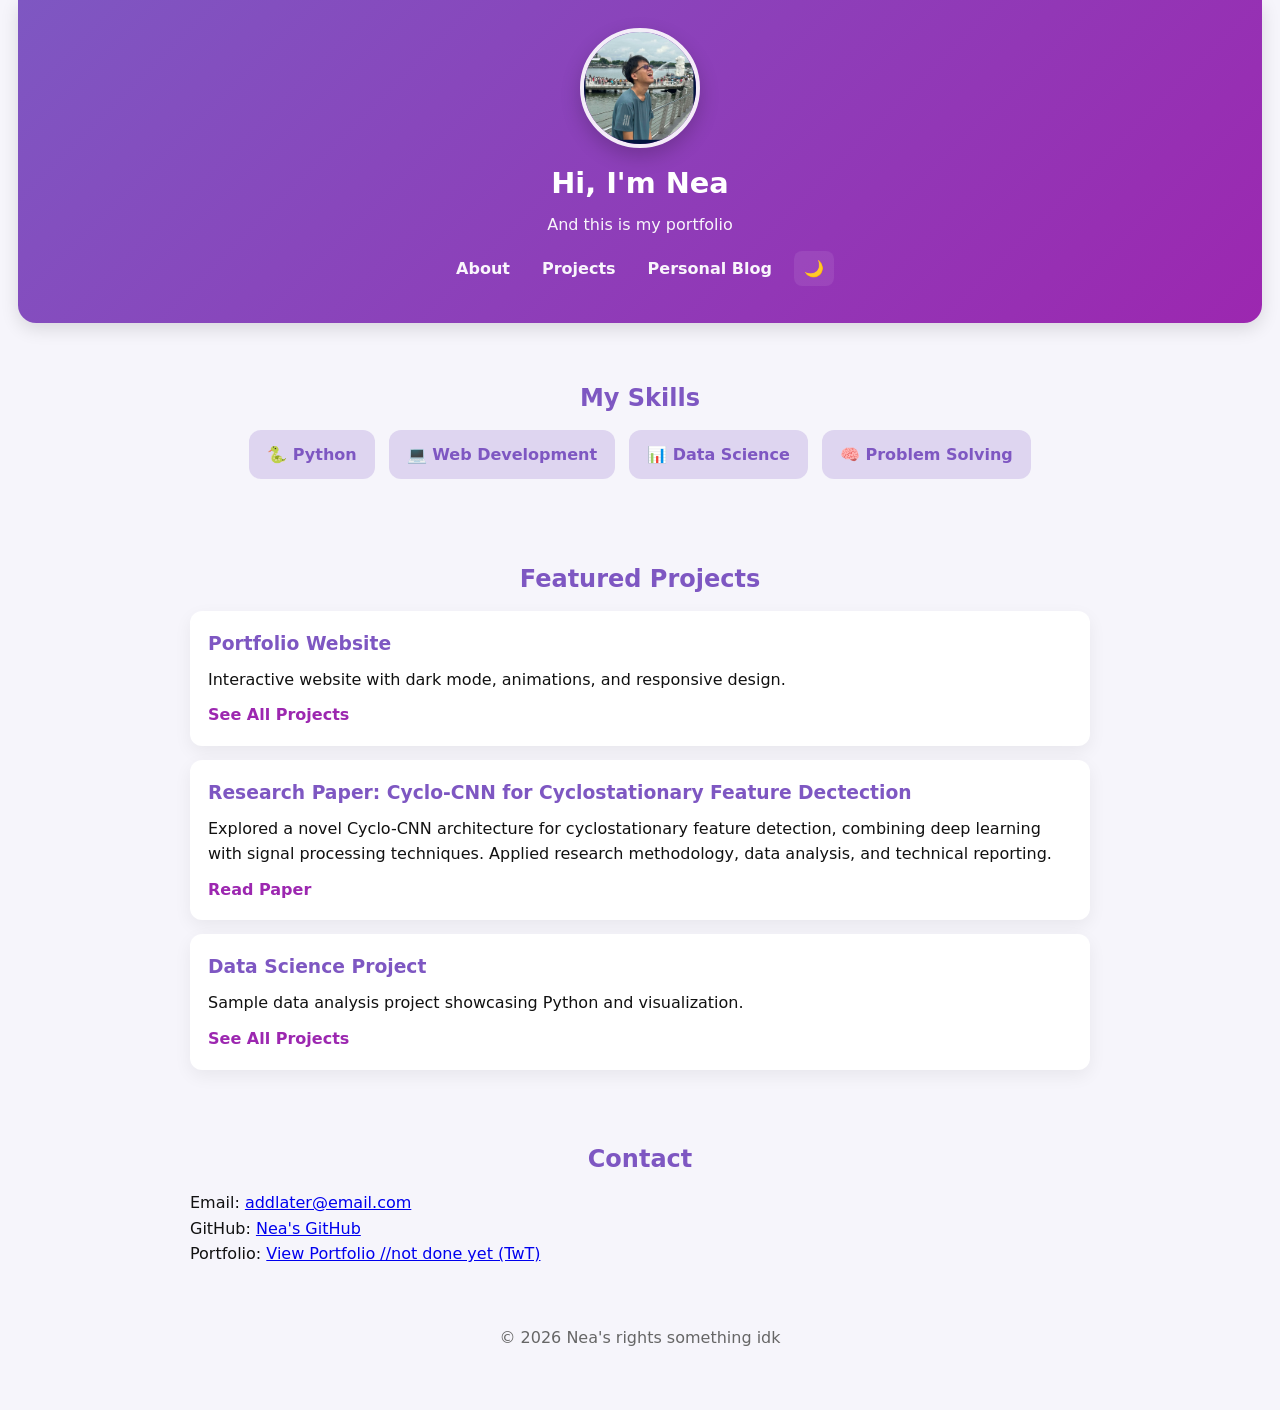
<file: index.html>
<!DOCTYPE html>
<html lang="en">
<head>
  <meta charset="UTF-8" />
  <meta name="viewport" content="width=device-width, initial-scale=1.0" />
  <title>Nea's Portfolio</title>
  <link rel="stylesheet" href="./styles.css">
</head>
<body>
  <!-- HEADER / HERO -->
  <header>
    <div class="profile">
      <img src="ProfilePic.png" alt="Nyein Latt profile photo">
    </div>
    <h1>Hi, I'm Nea</h1>
    <p id="tagline" data-text="And this is my portfolio" class="tagline"></p>

    <nav>
      <a href="about.html">About</a>
      <a href="projects.html">Projects</a>
      <a href="blog.html">Personal Blog</a>
      <button id="darkModeToggle" aria-pressed="false" aria-label="Toggle dark mode">🌙</button>
    </nav>
  </header>

  <main>
    <!-- SKILLS PREVIEW -->
    <section class="skills-preview">
      <h2>My Skills</h2>
      <div class="skills-container">
        <div class="skill-card">🐍 Python</div>
        <div class="skill-card">💻 Web Development</div>
        <div class="skill-card">📊 Data Science</div>
        <div class="skill-card">🧠 Problem Solving</div>
      </div>
    </section>

    <!-- FEATURED PROJECTS TEASER -->
    <section class="projects-preview">
      <h2>Featured Projects</h2>
      <div class="project">
        <h3>Portfolio Website</h3>
        <p>Interactive website with dark mode, animations, and responsive design.</p>
        <a href="https://github.com/N-Zaw-Latt/N-Zaw-Latt.github.io">See All Projects</a>
      </div>
      <div class="project">
    <h3>Research Paper: Cyclo-CNN for Cyclostationary Feature Dectection</h3>
    <p>Explored a novel Cyclo-CNN architecture for cyclostationary feature detection, combining deep learning with signal processing techniques. Applied research methodology, data analysis, and technical reporting.</p>
    <a href="#" target="_blank">Read Paper</a>
      </div>
      <div class="project">
        <h3>Data Science Project</h3>
        <p>Sample data analysis project showcasing Python and visualization.</p>
        <a href="projects.html">See All Projects</a>
      </div>
    </section>

    <!-- CONTACT -->
    <section id="contact">
      <h2>Contact</h2>
      <p>Email: <a href="mailto:your-email@example.com">addlater@email.com</a></p>
      <p>GitHub: <a href="https://github.com/N-Zaw-Latt/N-Zaw-Latt.github.io">Nea's GitHub</a></p>
      <p>Portfolio: <a href="#">View Portfolio //not done yet (TwT)</a></p>
    </section>
  </main>

  <!-- FOOTER -->
  <footer>
    <p>© <span id="year"></span> Nea's rights something idk</p>
  </footer>

  <script src="script.js" defer></script>
</body>
</html>
</file>
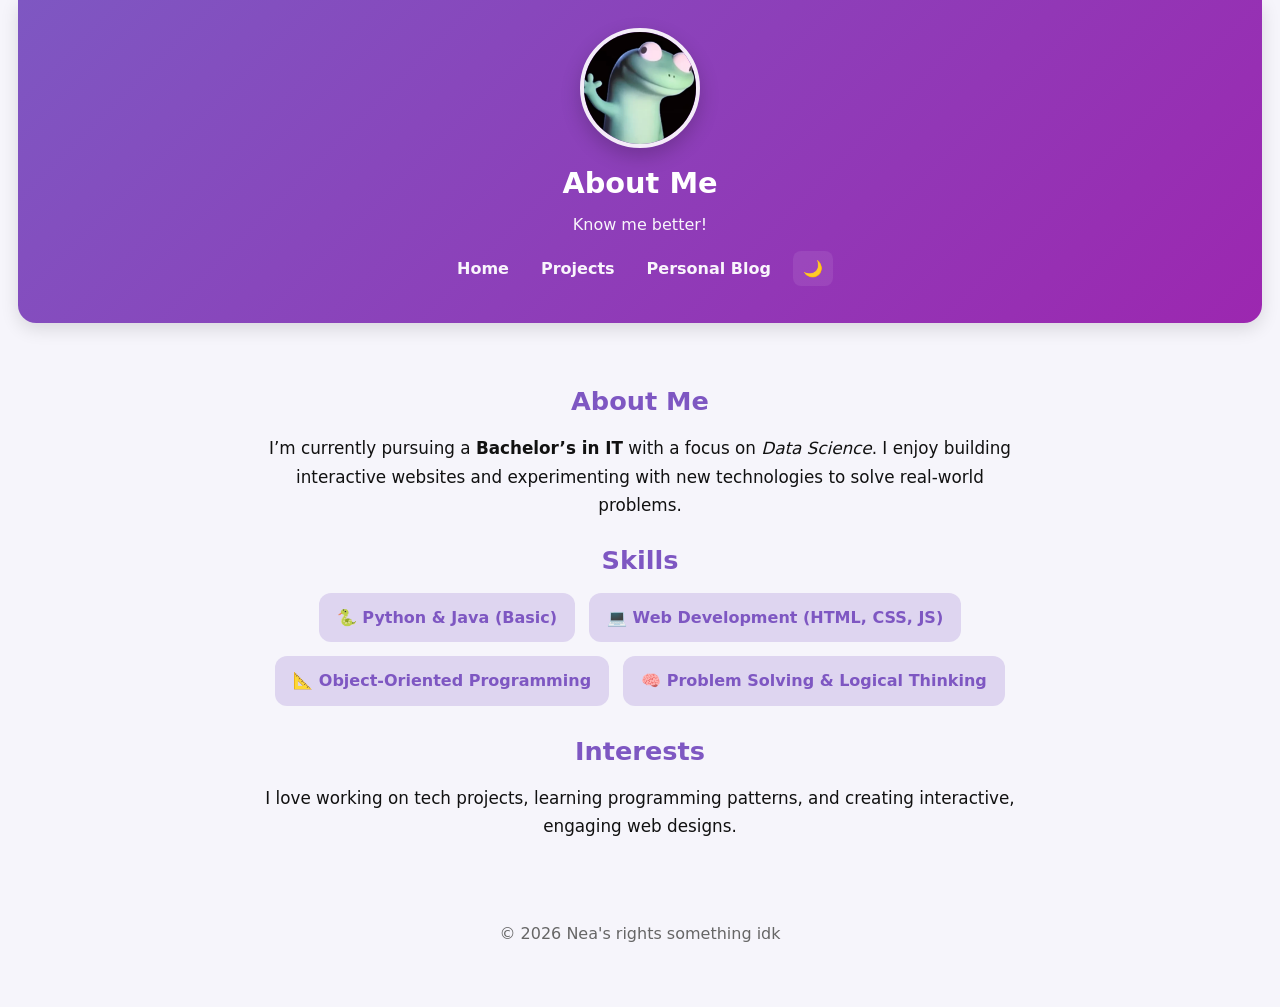
<file: about.html>
<!DOCTYPE html>
<html lang="en">
<head>
  <meta charset="UTF-8" />
  <meta name="viewport" content="width=device-width, initial-scale=1.0" />
  <title>About Nea</title>
  <link rel="stylesheet" href="styles.css">
</head>
<body>
  <header>
    <div class="profile">
      <img src="lizard.jpg" alt="Nyein Latt profile photo">
    </div>
    <h1>About Me</h1>
    <p class="tagline" id="tagline" data-text="Know me better!"></p>
    <nav>
      <a href="index.html">Home</a>
      <a href="projects.html">Projects</a>
      <a href="blog.html">Personal Blog</a>
      <button id="darkModeToggle">🌙</button>
    </nav>
  </header>

  <main>
    <section id="about-main" class="about-section">
      <h2>About Me</h2>
      <p class="about-text">
        I’m currently pursuing a <strong>Bachelor’s in IT</strong> with a focus on <em>Data Science</em>. I enjoy building interactive websites and experimenting with new technologies to solve real-world problems.
      </p>

      <h2>Skills</h2>
      <div class="skills-container">
        <div class="skill-card">🐍 Python & Java (Basic)</div>
        <div class="skill-card">💻 Web Development (HTML, CSS, JS)</div>
        <div class="skill-card">📐 Object-Oriented Programming</div>
        <div class="skill-card">🧠 Problem Solving & Logical Thinking</div>
      </div>

      <h2>Interests</h2>
      <p class="about-text">
        I love working on tech projects, learning programming patterns, and creating interactive, engaging web designs.
      </p>
    </section>
  </main>

 <footer>
    <p>© <span id="year"></span> Nea's rights something idk</p>
  </footer>

  <script src="script.js" defer></script>
</body>
</html>
</file>
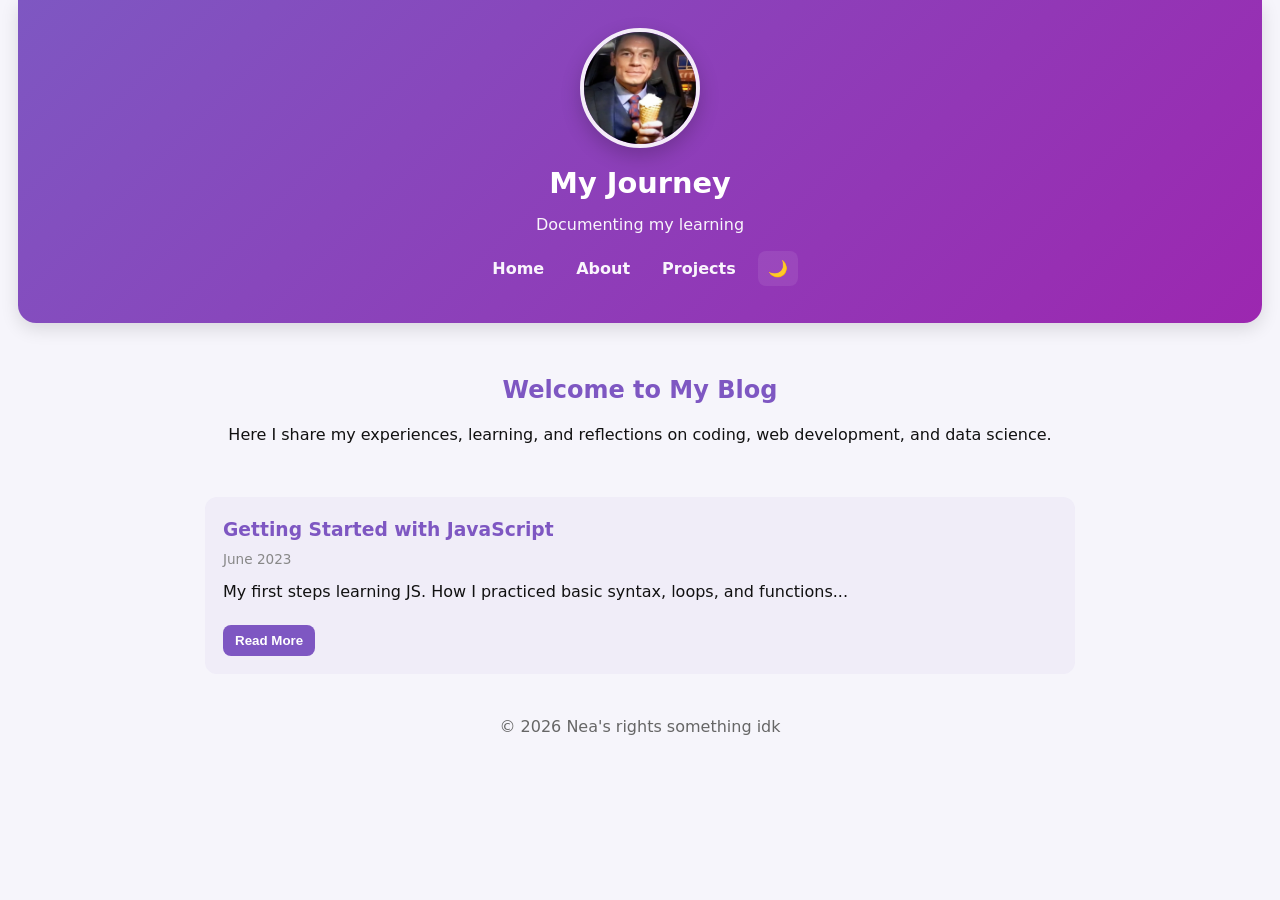
<file: blog.html>
<!DOCTYPE html>
<html lang="en">
<head>
  <meta charset="UTF-8">
  <meta name="viewport" content="width=device-width, initial-scale=1.0">
  <title>Journey Blog | Nyein Latt</title>
  <link rel="stylesheet" href="styles.css">
</head>
<body>
  <!-- HEADER -->
  <header>
    <div class="profile">
      <img src="BingChillin.png" alt="Nyein Latt profile photo">
    </div>
    <h1>My Journey</h1>
    <p class="tagline"id="tagline" data-text="Documenting my learning, projects, and growth"></p>
    <nav>
      <a href="index.html">Home</a>
      <a href="about.html">About</a>
      <a href="projects.html">Projects</a>
      <button id="darkModeToggle" aria-pressed="false" aria-label="Toggle dark mode">🌙</button>
    </nav>
  </header>

  <main>
    <!-- INTRO -->
    <section class="blog-intro">
      <h2>Welcome to My Blog</h2>
      <p>Here I share my experiences, learning, and reflections on coding, web development, and data science.</p>
    </section>

    <!-- BLOG POSTS -->
    <section class="blog-section">
  <article class="blog-post">
    <h3>Getting Started with JavaScript</h3>
    <p class="post-date">June 2023</p>
    <p>My first steps learning JS. How I practiced basic syntax, loops, and functions...</p>

    <!-- Collapsible content -->
    <div class="blog-content">
      <p>
        Full details: I started with basic exercises like printing, loops, and functions. 
        Then I built small scripts such as a calculator and a guessing game to solidify my understanding.
      </p>
      <p>
        I also learned how to structure code cleanly and use comments for readability.
      </p>
    </div>

    <button class="read-more-btn">Read More</button>
  </article>
</section>

  </main>

  <!-- FOOTER -->
 <footer>
    <p>© <span id="year"></span> Nea's rights something idk</p>
  </footer>

  <script src="script.js" defer></script>
</body>
</html>
</file>
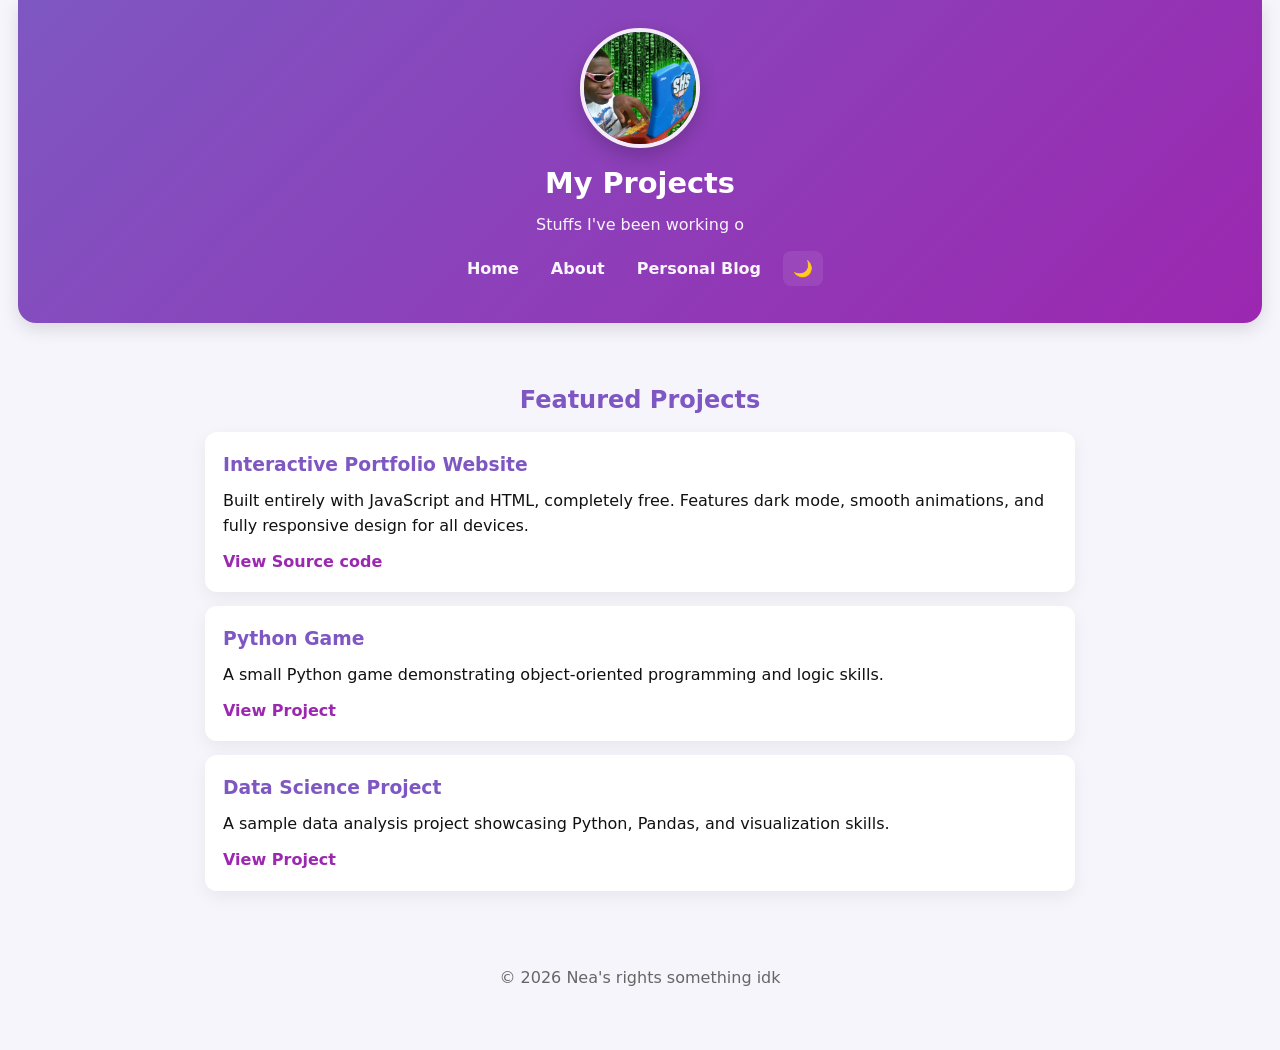
<file: projects.html>
<!DOCTYPE html>
<html lang="en">
<head>
  <meta charset="UTF-8">
  <meta name="viewport" content="width=device-width, initial-scale=1.0">
  <title>Nea's Projects</title>
  <link rel="stylesheet" href="styles.css">
</head>
<body>
  <header>
    <div class="profile">
      <img src="project.jpg" alt="Nyein Latt profile photo">
    </div>
    <h1>My Projects</h1>
    <p class="tagline" id="tagline" data-text="Stuffs I've been working on"></p>
    <nav>
      <a href="index.html">Home</a>
      <a href="about.html">About</a>
      <a href="blog.html">Personal Blog</a>
      <button id="darkModeToggle">🌙</button>
    </nav>
  </header>

  <main>
    <section class="projects-section">
      <h2>Featured Projects</h2>

      <div class="project">
        <h3>Interactive Portfolio Website</h3>
        <p>Built entirely with JavaScript and HTML, completely free. Features dark mode, smooth animations, and fully responsive design for all devices.</p>
        <a href="https://github.com/N-Zaw-Latt/N-Zaw-Latt.github.io" target="_blank">View Source code</a>
      </div>

      <div class="project">
        <h3>Python Game</h3>
        <p>A small Python game demonstrating object-oriented programming and logic skills.</p>
        <a href="#" target="_blank">View Project</a>
      </div>

      <div class="project">
        <h3>Data Science Project</h3>
        <p>A sample data analysis project showcasing Python, Pandas, and visualization skills.</p>
        <a href="#" target="_blank">View Project</a>
      </div>
    </section>
  </main>

  <footer>
        <p>© <span id="year"></span> Nea's rights something idk</p>
  </footer>

  <script src="script.js" defer></script>
</body>
</html>
</file>
<file: styles.css>
/* ========================================================================== */
/* VARIABLES */
/* ========================================================================== */
:root {
  --primary: #7e57c2;   /* Purple main color */
  --accent:  #9c27b0;   /* Accent color */
  --bg-light: #f6f5fb;  /* Light background */
  --bg-dark:  #0b0b0b;  /* Dark background */
  --text-light: #eee;   /* Light text */
  --text-dark: #111;    /* Dark text */
}

/* ========================================================================== */
/* RESET */
/* ========================================================================== */
* {
  margin: 0;
  padding: 0;
  box-sizing: border-box;
}

/* ========================================================================== */
/* BODY */
/* ========================================================================== */
body {
  font-family: Inter, system-ui, -apple-system, "Segoe UI", Roboto, "Helvetica Neue", Arial;
  background: var(--bg-light);
  color: var(--text-dark);
  line-height: 1.6;
  padding: 0 18px 60px;
  transition: background 0.4s, color 0.4s;
}

/* ========================================================================== */
/* HEADER */
/* ========================================================================== */
header {
  text-align: center;
  padding: 28px 0 36px;
  background: linear-gradient(135deg, var(--primary), var(--accent));
  color: #fff;
  border-radius: 0 0 18px 18px;
  box-shadow: 0 6px 18px rgba(0, 0, 0, 0.12);
  margin-bottom: 28px;
}

header h1 {
  font-size: 1.8rem;
  margin-bottom: 6px;
}

.tagline {
  opacity: 0.95;
  margin-bottom: 10px;
  font-weight: 500;
}

.profile img {
  width: 120px;
  height: 120px;
  object-fit: cover;
  border-radius: 50%;
  border: 4px solid rgba(255, 255, 255, 0.9);
  box-shadow: 0 8px 20px rgba(0, 0, 0, 0.2);
  display: block;
  margin: 0 auto 12px;
}

/* ========================================================================== */
/* NAVIGATION */
/* ========================================================================== */
nav {
  margin-top: 12px;
  display: flex;
  justify-content: center;
  gap: 12px;
  align-items: center;
}

nav a {
  color: rgba(255, 255, 255, 0.95);
  text-decoration: none;
  font-weight: 600;
  padding: 6px 10px;
  border-radius: 8px;
  transition: all 0.25s;
}

nav a:hover {
  color: #fff;
  text-shadow: 0 0 14px rgba(158, 89, 232, 0.8);
  background: rgba(255, 255, 255, 0.04);
}

/* Dark mode navigation */
body.dark nav a {
  color: rgba(255, 255, 255, 0.95);
}

body.dark nav a:hover {
  color: #fff;
  text-shadow: 0 0 14px rgba(180, 120, 255, 0.8);
  background: rgba(255, 255, 255, 0.05);
}

/* ========================================================================== */
/* DARK MODE TOGGLE BUTTON */
/* ========================================================================== */
#darkModeToggle {
  border: none;
  background: rgba(255, 255, 255, 0.08);
  color: #fff;
  padding: 8px 10px;
  border-radius: 8px;
  cursor: pointer;
  font-size: 1rem;
  transition: all 0.25s;
}

/* ========================================================================== */
/* MAIN & SECTIONS */
/* ========================================================================== */
main {
  max-width: 900px;
  margin: 0 auto;
}

section {
  padding: 28px 0;
  opacity: 0;
  transform: translateY(20px);
  transition: opacity 0.6s ease, transform 0.6s ease;
}

section.visible {
  opacity: 1;
  transform: translateY(0);
}

h2 {
  color: var(--primary);
  margin-bottom: 12px;
  font-size: 1.5rem;
  text-align: center;
}

/* ========================================================================== */
/* FOOTER */
/* ========================================================================== */
footer {
  text-align: center;
  margin-top: 30px;
  color: #666;
}

/* ========================================================================== */
/* ABOUT SECTION */
/* ========================================================================== */
.about-section {
  max-width: 800px;
  margin: 0 auto;
  padding: 30px 15px;
}

.about-section h2 {
  font-size: 1.6rem;
  margin-bottom: 12px;
}

.about-text {
  font-size: 1.05rem;
  line-height: 1.7;
  color: inherit;
  margin-bottom: 20px;
  text-align: center;
}

/* ========================================================================== */
/* SKILLS CARDS */
/* ========================================================================== */
.skills-container {
  display: flex;
  flex-wrap: wrap;
  justify-content: center;
  gap: 14px;
  margin-bottom: 25px;
}

.skill-card {
  background: rgba(126, 87, 194, 0.2);
  color: var(--primary);
  padding: 12px 18px;
  border-radius: 12px;
  font-weight: 600;
  transition: transform 0.3s, background 0.3s, color 0.3s;
  cursor: default;
}

.skill-card:hover {
  transform: translateY(-6px);
  background: var(--primary);
  color: #fff;
  box-shadow: 0 6px 18px rgba(0, 0, 0, 0.15);
}

/* ========================================================================== */
/* PROJECTS SECTION */
/* ========================================================================== */
.projects-section {
  max-width: 900px;
  margin: 0 auto;
  padding: 30px 15px;
}

.project {
  background: white;
  padding: 18px;
  border-radius: 12px;
  box-shadow: 0 6px 18px rgba(11, 11, 11, 0.06);
  margin-bottom: 14px;
  transition: transform 0.25s ease, box-shadow 0.25s ease;
}

.project:hover {
  transform: translateY(-8px);
  box-shadow: 0 16px 36px rgba(11, 11, 11, 0.12);
}

.project h3 {
  margin-bottom: 8px;
  color: var(--primary);
}

.project p {
  margin-bottom: 10px;
}

.project a {
  color: var(--accent);
  text-decoration: none;
  font-weight: 600;
}

.project a:hover {
  text-decoration: underline;
}

/* ========================================================================== */
/* BLOG SECTION */
/* ========================================================================== */
.blog-intro {
  max-width: 900px;
  margin: 0 auto 30px;
  padding: 20px 15px;
  text-align: center;
}

.blog-section {
  max-width: 900px;
  margin: 0 auto 40px;
  padding: 0 15px;
}

.blog-post {
  background: rgba(126, 87, 194, 0.05);
  padding: 18px;
  border-radius: 12px;
  margin-bottom: 20px;
  transition: transform 0.3s, background 0.3s;
  opacity: 0;
  transform: translateY(20px);
}

.blog-post:hover {
  transform: translateY(-6px);
  background: rgba(126, 87, 194, 0.15);
}

.blog-post h3 {
  color: var(--primary);
  margin-bottom: 4px;
}

.blog-post .post-date {
  font-size: 0.85rem;
  color: #888;
  margin-bottom: 8px;
}

.blog-content {
  max-height: 0;
  overflow: hidden;
  transition: max-height 0.5s ease, opacity 0.5s ease;
  opacity: 0;
  margin-top: 10px;
}

.blog-content.show {
  max-height: 500px;
  opacity: 1;
}

.read-more-btn {
  margin-top: 10px;
  background: var(--primary);
  color: #fff;
  border: none;
  padding: 8px 12px;
  border-radius: 8px;
  cursor: pointer;
  font-weight: 600;
  transition: background 0.3s;
}

.read-more-btn:hover {
  background: var(--accent);
}

/* ========================================================================== */
/* DARK MODE */
/* ========================================================================== */
body.dark {
  background: var(--bg-dark);
  color: var(--text-light);
}

body.dark header {
  background: linear-gradient(135deg, #4b2e83, #6a1b9a);
}

body.dark main {
  color: var(--text-light);
}

body.dark h2 {
  color: var(--accent);
}

/* About / Skills Dark Mode */
body.dark .about-text,
body.dark .blog-post p,
body.dark .blog-post a,
body.dark .skills-container .skill-card {
  color: var(--text-light);
}

body.dark .skill-card {
  background: rgba(126, 87, 194, 0.25);
}

/* Projects Dark Mode */
body.dark .projects-section {
  color: var(--text-light);
}

body.dark .project {
  background: #111116;
  color: var(--text-light);
}

body.dark .project h3 {
  color: var(--accent);
}

body.dark .project a {
  color: #9c27b0;
}

body.dark .project a:hover {
  color: #d05ce3;
}

/* Blog Dark Mode */
body.dark .blog-post {
  background: rgba(255, 255, 255, 0.05);
}

body.dark a {
  color: var(--accent);
}

/* ========================================================================== */
/* FADE-IN ANIMATIONS */
/* ========================================================================== */
.blog-section.visible .blog-post,
.about-section.visible,
.projects-section.visible {
  opacity: 1;
  transform: translateY(0);
}

/* ========================================================================== */
/* RESPONSIVE DESIGN */
/* ========================================================================== */
@media (max-width: 768px) {
  body {
    padding: 0 12px 40px;
  }

  header {
    padding: 20px 0 28px;
  }

  header h1 {
    font-size: 1.5rem;
  }

  .tagline {
    font-size: 0.95rem;
  }

  nav {
    flex-direction: column;
    gap: 8px;
  }

  nav a {
    padding: 6px 14px;
    font-size: 0.95rem;
  }

  #darkModeToggle {
    padding: 6px 8px;
    font-size: 0.9rem;
  }

  main {
    max-width: 100%;
  }

  h2 {
    font-size: 1.3rem;
    margin-bottom: 10px;
  }

  .about-section,
  .projects-section,
  .blog-section {
    padding: 20px 10px;
  }

  .about-text {
    font-size: 1rem;
    line-height: 1.5;
  }

  .skills-container {
    gap: 10px;
  }

  .skill-card {
    padding: 10px 14px;
    font-size: 0.95rem;
  }

  .project,
  .blog-post {
    padding: 14px;
  }

  .project h3,
  .blog-post h3 {
    font-size: 1.2rem;
  }

  .project p,
  .blog-post p {
    font-size: 0.95rem;
  }

  .read-more-btn {
    padding: 6px 10px;
    font-size: 0.95rem;
  }

  .profile img {
    width: 100px;
    height: 100px;
  }
}

@media (max-width: 480px) {
  nav a {
    font-size: 0.85rem;
    padding: 5px 10px;
  }

  h2 {
    font-size: 1.1rem;
  }

  .about-text,
  .project p,
  .blog-post p {
    font-size: 0.9rem;
  }

  .project h3,
  .blog-post h3 {
    font-size: 1rem;
  }

  .skills-container {
    flex-direction: column;
    align-items: center;
  }

  .skill-card {
    width: 80%;
    text-align: center;
  }
}
</file>
